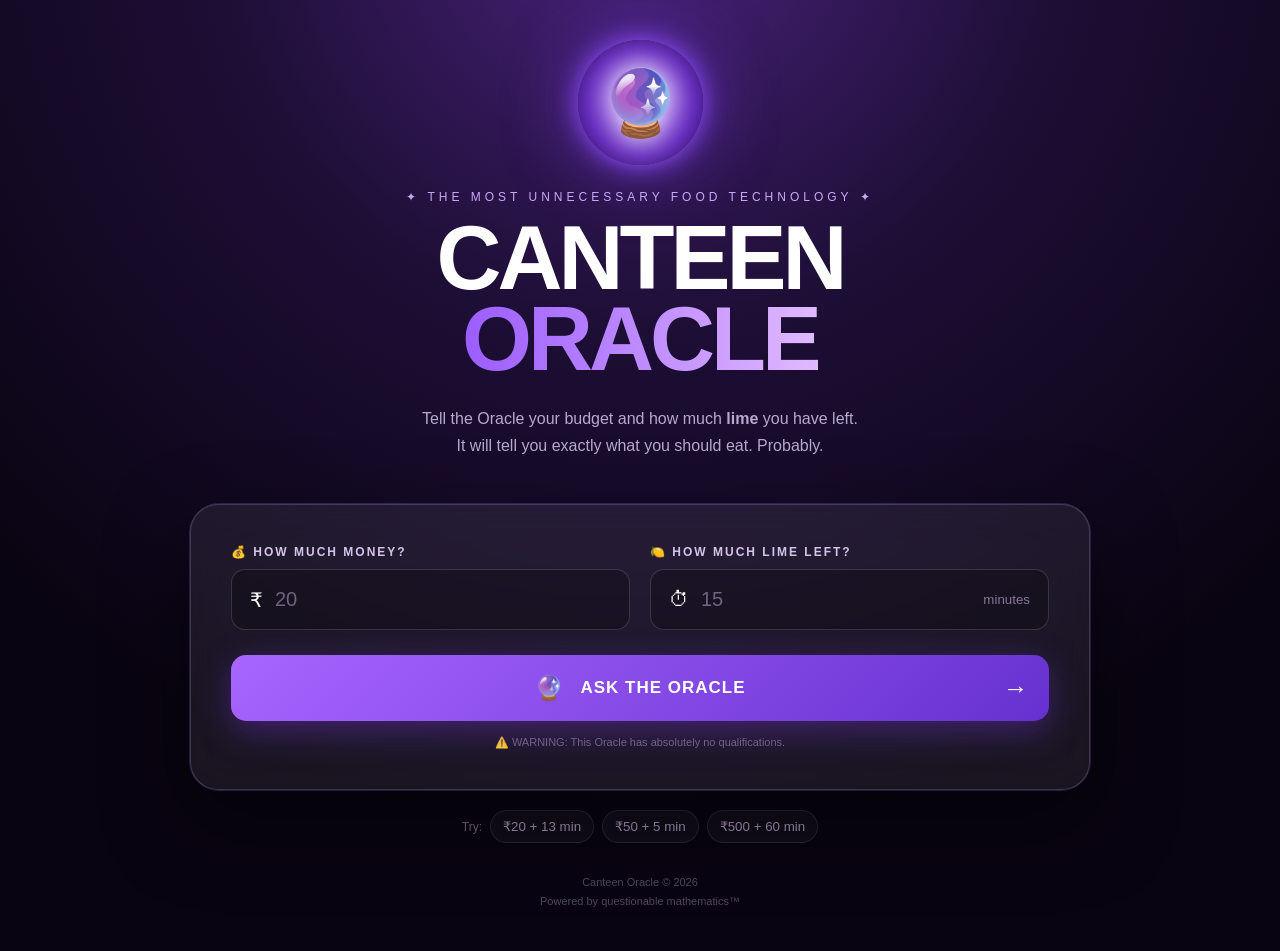
<file: index.html>
<!DOCTYPE html>
<html lang="en">
<head>
    <meta charset="UTF-8">
    <meta name="viewport" content="width=device-width, initial-scale=1.0">

    <title>Canteen Oracle 🔮</title>

    <link rel="stylesheet" href="style.css">
</head>

<body class="home-page">

    <!-- Floating particles -->
    <div class="particles"></div>

    <main class="home-container">

        <section class="hero">

            <div class="oracle-orb">
                <div class="orb-inner">🔮</div>
            </div>

            <div class="eyebrow">
                ✦ THE MOST UNNECESSARY FOOD TECHNOLOGY ✦
            </div>

            <h1>
                CANTEEN<br>
                <span>ORACLE</span>
            </h1>

            <p class="subtitle">
                Tell the Oracle your budget and how much <b>lime</b> you have left.
                <br>
                It will tell you exactly what you should eat.
                Probably.
            </p>

        </section>


        <section class="oracle-card">

            <div class="card-glow"></div>

            <div class="input-section">

                <div class="input-box">

                    <label>💰 HOW MUCH MONEY?</label>

                    <div class="input-wrapper">
                        <span>₹</span>

                        <input
                            type="number"
                            id="budget"
                            placeholder="20"
                            min="0"
                        >
                    </div>

                </div>


                <div class="input-box">

                    <label>🍋 HOW MUCH LIME LEFT?</label>

                    <div class="input-wrapper">
                        <span>⏱</span>

                        <input
                            type="number"
                            id="time"
                            placeholder="15"
                            min="0"
                        >

                        <small>minutes</small>
                    </div>

                </div>

            </div>


            <button
                class="oracle-button"
                onclick="consultOracle()"
            >

                <span class="button-icon">🔮</span>

                <span>ASK THE ORACLE</span>

                <span class="button-arrow">→</span>

            </button>


            <div class="tiny-warning">
                ⚠️ WARNING: This Oracle has absolutely no qualifications.
            </div>

        </section>


        <div class="examples">

            <span>Try:</span>

            <button onclick="example(20, 13)">
                ₹20 + 13 min
            </button>

            <button onclick="example(50, 5)">
                ₹50 + 5 min
            </button>

            <button onclick="example(500, 60)">
                ₹500 + 60 min
            </button>

        </div>


        <footer>
            Canteen Oracle © 2026
            <br>
            Powered by questionable mathematics™
        </footer>

    </main>


    <script>

        /*
        ==========================================
        CREATE PARTICLES
        ==========================================
        */

        const particleContainer =
            document.querySelector(".particles");

        for (let i = 0; i < 45; i++) {

            const particle =
                document.createElement("div");

            particle.className = "particle";

            particle.style.left =
                Math.random() * 100 + "%";

            particle.style.animationDelay =
                Math.random() * 8 + "s";

            particle.style.animationDuration =
                (5 + Math.random() * 8) + "s";

            particleContainer.appendChild(particle);
        }


        /*
        ==========================================
        EXAMPLE BUTTON
        ==========================================
        */

        function example(budget, time) {

            document.getElementById("budget").value =
                budget;

            document.getElementById("time").value =
                time;

            consultOracle();
        }


        /*
        ==========================================
        ORACLE
        ==========================================
        */

        function consultOracle() {

            const budgetInput =
                document.getElementById("budget");

            const timeInput =
                document.getElementById("time");


            const budget =
                Number(budgetInput.value);

            const time =
                Number(timeInput.value);


            if (
                budgetInput.value === "" ||
                timeInput.value === ""
            ) {

                shakeCard();

                alert(
                    "🔮 The Oracle requires BOTH money and lime."
                );

                return;
            }


            if (budget < 0 || time < 0) {

                alert(
                    "The Oracle has detected illegal mathematics. 🗿"
                );

                return;
            }


            let prediction;
            let animation;
            let title;
            let emoji;


            /*
            ==========================================
            LOW BUDGET
            ==========================================
            */

            if (budget <= 20) {

                const predictions = [

                    {
                        title: "THE LUXURY PROTOCOL",
                        emoji: "🍛",
                        animation: "biryani",

                        text:
                        "Go to the nearest luxury hotel. Order biryani. Eat EXACTLY 5 grams. Nod respectfully. Run away."
                    },

                    {
                        title: "THE BISCUIT STRATEGY",
                        emoji: "🍪",
                        animation: "biscuit",

                        text:
                        "Buy one biscuit. Break it into 7 pieces. Eat one piece every 4 minutes. You have now invented fine dining."
                    },

                    {
                        title: "THE MENU TECHNIQUE",
                        emoji: "📜",
                        animation: "menu",

                        text:
                        "Walk into the fanciest restaurant nearby. Ask for the menu. Look at the prices. Whisper 'beautiful' and leave."
                    },

                    {
                        title: "THE CANteen PHILOSOPHER",
                        emoji: "🧘",
                        animation: "philosophy",

                        text:
                        "Go to the canteen. Stare at the biryani for 11 seconds. This counts as consuming it spiritually."
                    }

                ];


                const choice =
                    predictions[
                        Math.floor(
                            Math.random() *
                            predictions.length
                        )
                    ];


                title = choice.title;
                emoji = choice.emoji;
                animation = choice.animation;
                prediction = choice.text;

            }


            /*
            ==========================================
            LOW TIME
            ==========================================
            */

            else if (time <= 3) {

                title = "EMERGENCY FOOD PROTOCOL";

                emoji = "🏃";

                animation = "running";

                prediction =
                    "YOU HAVE NO TIME. Run to the canteen. Point at the nearest edible object. Say 'YES'. Consume 43% of it and leave.";

            }


            /*
            ==========================================
            SMALL BUDGET
            ==========================================
            */

            else if (budget <= 50) {

                title = "THE SAMOSA ECONOMY";

                emoji = "🥟";

                animation = "samosa";

                prediction =
                    "Buy the cheapest samosa available. Spend the remaining money looking at pictures of food you cannot afford.";

            }


            /*
            ==========================================
            MEDIUM + LOW TIME
            ==========================================
            */

            else if (
                budget <= 300 &&
                time <= 10
            ) {

                title = "THE BIRYANI SPEEDRUN";

                emoji = "🍛";

                animation = "biryani";

                prediction =
                    "Order biryani immediately. You have " +
                    time +
                    " minutes. Eat at approximately 4.7× normal human speed.";

            }


            /*
            ==========================================
            MEDIUM BUDGET
            ==========================================
            */

            else if (budget <= 300) {

                title = "THE QUESTIONABLE FEAST";

                emoji = "🍛";

                animation = "feast";

                prediction =
                    "You have ₹" +
                    budget +
                    ". This is dangerous. Order biryani, lime soda, and one completely unnecessary dessert.";

            }


            /*
            ==========================================
            RICH + LOW TIME
            ==========================================
            */

            else if (
                budget > 500 &&
                time <= 5
            ) {

                title = "THE FINANCIAL SPEEDRUN";

                emoji = "💸";

                animation = "money";

                prediction =
                    "You have plenty of money and absolutely no time. Buy nothing. Congratulations. You have achieved financial enlightenment.";

            }


            /*
            ==========================================
            RICH
            ==========================================
            */

            else if (budget > 500) {

                title = "THE MILLIONAIRE PROTOCOL";

                emoji = "💰";

                animation = "money";

                prediction =
                    "You have ₹" +
                    budget +
                    ". Go to the fanciest place nearby. Order something you cannot pronounce and pretend you understand the ingredients.";

            }


            /*
            ==========================================
            DEFAULT
            ==========================================
            */

            else {

                const choices = [

                    {
                        title: "THE BIRYANI DESTINY",
                        emoji: "🍛",
                        animation: "biryani",
                        text:
                        "Order biryani. The Oracle has spoken. Nobody knows why."
                    },

                    {
                        title: "THE RANDOM STRATEGY",
                        emoji: "🎲",
                        animation: "random",
                        text:
                        "Order whatever the person in front of you ordered. They clearly know something you don't."
                    },

                    {
                        title: "THE UNIVERSAL SOLUTION",
                        emoji: "🍽️",
                        animation: "feast",
                        text:
                        "Eat something. The Oracle is surprisingly useful today."
                    }

                ];


                const choice =
                    choices[
                        Math.floor(
                            Math.random() *
                            choices.length
                        )
                    ];


                title = choice.title;
                emoji = choice.emoji;
                animation = choice.animation;
                prediction = choice.text;
            }


            /*
            ==========================================
            RANDOM STATS
            ==========================================
            */

            const confidence =
                Math.floor(
                    Math.random() * 45
                ) + 5;


            const damage =
                Math.floor(
                    Math.random() * 100
                ) + 50;


            const usefulness =
                Math.floor(
                    Math.random() * 12
                );


            /*
            ==========================================
            SAVE RESULT
            ==========================================
            */

            const result = {

                budget: budget,

                time: time,

                title: title,

                emoji: emoji,

                animation: animation,

                prediction: prediction,

                confidence: confidence,

                damage: damage,

                usefulness: usefulness

            };


            localStorage.setItem(
                "oracleResult",
                JSON.stringify(result)
            );


            /*
            ==========================================
            GO TO RESULT PAGE
            ==========================================
            */

            window.location.href =
                "result.html";

        }


        /*
        ==========================================
        SHAKE CARD
        ==========================================
        */

        function shakeCard() {

            const card =
                document.querySelector(".oracle-card");

            card.classList.remove("shake");

            void card.offsetWidth;

            card.classList.add("shake");

        }

    </script>

</body>
</html>
</file>
<file: style.css>
/* =========================================================
   CANTEEN ORACLE
   CLEAN CHAOS EDITION
   ========================================================= */

/* =========================
   ROOT VARIABLES
   ========================= */

:root {
    --purple: #9b5cff;
    --light-purple: #c99cff;
    --dark-purple: #160b2c;
    --deep-purple: #090411;
    --white: #ffffff;
    --muted: #b7a9ce;
    --purple-glow: rgba(155, 92, 255, 0.45);
    --card-bg: rgba(255, 255, 255, 0.07);
    --border: rgba(255, 255, 255, 0.15);
}

/* =========================
   RESET
   ========================= */

* {
    box-sizing: border-box;
    margin: 0;
    padding: 0;
}

html {
    scroll-behavior: smooth;
}

body {
    min-height: 100vh;
    font-family: Arial, Helvetica, sans-serif;
    color: var(--white);
    overflow-x: hidden;
    background: var(--deep-purple);
}

/* Prevent accidental horizontal scrolling */
img,
video {
    max-width: 100%;
}

/* =========================
   HOME PAGE
   ========================= */

.home-page {
    min-height: 100vh;
    display: flex;
    justify-content: center;
    align-items: center;
    padding: 40px 20px;

    background:
        radial-gradient(
            circle at 50% -10%,
            #4b237e 0%,
            #1d0e35 35%,
            #090411 75%
        );
}

.home-container {
    width: 100%;
    max-width: 900px;
    position: relative;
    z-index: 2;
}

/* =========================
   PARTICLES
   ========================= */

.particles {
    position: fixed;
    inset: 0;
    pointer-events: none;
    overflow: hidden;
    z-index: 0;
}

.particle {
    position: absolute;
    bottom: -20px;
    width: 4px;
    height: 4px;
    border-radius: 50%;

    background: rgba(255, 255, 255, 0.5);

    animation:
        particleFloat
        linear
        infinite;
}

@keyframes particleFloat {
    0% {
        transform: translateY(0) scale(0.5);
        opacity: 0;
    }

    20% {
        opacity: 1;
    }

    80% {
        opacity: 0.8;
    }

    100% {
        transform: translateY(-110vh) scale(1.4);
        opacity: 0;
    }
}

/* =========================
   HERO
   ========================= */

.hero {
    text-align: center;
    animation:
        heroAppear
        1s
        ease;
}

@keyframes heroAppear {
    from {
        opacity: 0;
        transform: translateY(30px);
    }

    to {
        opacity: 1;
        transform: translateY(0);
    }
}

/* =========================
   ORACLE ORB
   ========================= */

.oracle-orb {
    width: 125px;
    height: 125px;
    margin: auto;

    display: flex;
    justify-content: center;
    align-items: center;

    border-radius: 50%;

    background:
        radial-gradient(
            circle,
            #b67aff,
            #6329bb 60%,
            #25103f
        );

    box-shadow:
        0 0 25px #8c4eff,
        0 0 70px rgba(137, 67, 255, 0.6);

    animation:
        orbFloat
        3s
        ease-in-out
        infinite;
}

@keyframes orbFloat {
    0%,
    100% {
        transform:
            translateY(0)
            rotate(-3deg);
    }

    50% {
        transform:
            translateY(-14px)
            rotate(3deg);
    }
}

.orb-inner {
    font-size: 65px;

    filter:
        drop-shadow(
            0 0 15px white
        );
}

/* =========================
   HERO TEXT
   ========================= */

.eyebrow {
    margin-top: 25px;
    font-size: 12px;
    letter-spacing: 4px;
    color: #c9a8f5;
}

h1 {
    margin-top: 14px;
    font-size: clamp(50px, 10vw, 90px);
    line-height: 0.9;
    letter-spacing: -4px;
}

h1 span {
    color: transparent;

    background:
        linear-gradient(
            90deg,
            #9b5cff,
            #e0baff,
            #9b5cff
        );

    background-size: 200%;

    -webkit-background-clip: text;
    background-clip: text;

    animation:
        gradientMove
        3s
        linear
        infinite;
}

@keyframes gradientMove {
    from {
        background-position: 0%;
    }

    to {
        background-position: 200%;
    }
}

.subtitle {
    margin-top: 25px;
    color: var(--muted);
    line-height: 1.7;
    font-size: 16px;
}

/* =========================
   ORACLE CARD
   ========================= */

.oracle-card {
    position: relative;
    margin-top: 45px;
    padding: 40px;

    border-radius: 28px;

    background: rgba(255, 255, 255, 0.07);

    border:
        1px solid
        rgba(255, 255, 255, 0.15);

    backdrop-filter: blur(20px);
    -webkit-backdrop-filter: blur(20px);

    box-shadow:
        0 30px 80px
        rgba(0, 0, 0, 0.5);
}

/* =========================
   CARD GLOW
   ========================= */

.card-glow {
    position: absolute;
    inset: -2px;

    border-radius: 30px;

    pointer-events: none;

    border:
        1px solid
        rgba(155, 92, 255, 0.25);

    animation:
        cardGlow
        3s
        ease-in-out
        infinite;
}

@keyframes cardGlow {
    0%,
    100% {
        box-shadow:
            0 0 10px
            rgba(155, 92, 255, 0.1);
    }

    50% {
        box-shadow:
            0 0 35px
            rgba(155, 92, 255, 0.35);
    }
}

/* =========================
   INPUTS
   ========================= */

.input-section {
    display: grid;
    grid-template-columns: 1fr 1fr;
    gap: 20px;
}

.input-box label {
    display: block;
    margin-bottom: 10px;

    font-size: 12px;
    letter-spacing: 2px;
    color: #d4c5e8;
    font-weight: bold;
}

.input-wrapper {
    display: flex;
    align-items: center;
    gap: 12px;

    background:
        rgba(0, 0, 0, 0.25);

    border:
        1px solid
        rgba(255, 255, 255, 0.15);

    padding: 0 18px;
    border-radius: 14px;

    transition: 0.3s;
}

.input-wrapper:focus-within {
    border-color: var(--purple);

    box-shadow:
        0 0 25px
        rgba(155, 92, 255, 0.25);

    transform: translateY(-2px);
}

.input-wrapper > span {
    font-size: 20px;
}

input {
    width: 100%;
    padding: 18px 0;

    border: none;
    outline: none;

    background: transparent;
    color: white;

    font-size: 20px;
}

input::placeholder {
    color: #6f6380;
}

.input-wrapper small {
    color: #847795;
}

/* =========================
   ORACLE BUTTON
   ========================= */

.oracle-button {
    position: relative;

    width: 100%;
    margin-top: 25px;
    padding: 19px;

    border: none;
    border-radius: 15px;

    background:
        linear-gradient(
            135deg,
            #a865ff,
            #6631d0
        );

    color: white;

    font-size: 17px;
    font-weight: bold;
    letter-spacing: 1px;

    cursor: pointer;

    display: flex;
    align-items: center;
    justify-content: center;

    gap: 15px;
    overflow: hidden;

    transition: 0.25s;

    box-shadow:
        0 10px 35px
        rgba(117, 54, 219, 0.4);
}

.oracle-button::before {
    content: "";

    position: absolute;
    top: 0;
    left: -100%;

    width: 70%;
    height: 100%;

    background:
        linear-gradient(
            90deg,
            transparent,
            rgba(255, 255, 255, 0.35),
            transparent
        );

    transform: skewX(-20deg);

    animation:
        buttonShine
        3s
        infinite;
}

@keyframes buttonShine {
    0% {
        left: -100%;
    }

    45%,
    100% {
        left: 150%;
    }
}

.oracle-button:hover {
    transform:
        translateY(-4px)
        scale(1.01);

    box-shadow:
        0 15px 45px
        rgba(143, 76, 255, 0.6);
}

.oracle-button:active {
    transform: scale(0.97);
}

.button-icon {
    font-size: 24px;
}

.button-arrow {
    position: absolute;
    right: 20px;
    font-size: 25px;
}

.tiny-warning {
    text-align: center;
    margin-top: 15px;

    color: #746783;
    font-size: 11px;
}

/* =========================
   EXAMPLES
   ========================= */

.examples {
    margin-top: 20px;

    display: flex;
    justify-content: center;
    align-items: center;

    gap: 8px;
    flex-wrap: wrap;

    color: #756984;
    font-size: 12px;
}

.examples button {
    border:
        1px solid
        rgba(255, 255, 255, 0.1);

    background:
        rgba(255, 255, 255, 0.04);

    color: #a997bd;

    padding: 8px 12px;
    border-radius: 20px;

    cursor: pointer;
    transition: 0.2s;
}

.examples button:hover {
    background:
        rgba(155, 92, 255, 0.2);

    color: white;
}

/* =========================
   FOOTER
   ========================= */

footer {
    text-align: center;
    margin-top: 30px;

    color: #51465e;
    font-size: 11px;
    line-height: 1.7;
}

/* =========================
   SHAKE EFFECT
   ========================= */

.shake {
    animation:
        shake
        0.4s;
}

@keyframes shake {
    0%,
    100% {
        transform: translateX(0);
    }

    20% {
        transform: translateX(-10px);
    }

    40% {
        transform: translateX(10px);
    }

    60% {
        transform: translateX(-8px);
    }

    80% {
        transform: translateX(8px);
    }
}

/* =========================================================
   RESULT PAGE
   ========================================================= */

.result-page {
    min-height: 100vh;

    background:
        radial-gradient(
            circle at 50% 0%,
            #54278a,
            #1c0d32 35%,
            #08030f 80%
        );

    display: flex;
    justify-content: center;

    padding: 45px 20px;
}

.result-container {
    width: 100%;
    max-width: 950px;

    position: relative;
    z-index: 3;
}

/* =========================
   RESULT HEADER
   ========================= */

.result-header {
    text-align: center;

    animation:
        resultAppear
        0.8s
        ease;
}

@keyframes resultAppear {
    from {
        opacity: 0;

        transform:
            scale(0.9)
            translateY(20px);
    }

    to {
        opacity: 1;

        transform:
            scale(1)
            translateY(0);
    }
}

.small-label {
    font-size: 11px;
    letter-spacing: 4px;
    color: #c3a6e7;
}

.result-header h1 {
    font-size: clamp(45px, 8vw, 75px);
    margin-top: 15px;
}

/* =========================
   PREDICTION CARD
   ========================= */

.prediction-card {
    margin-top: 40px;

    background:
        rgba(255, 255, 255, 0.08);

    border:
        1px solid
        rgba(255, 255, 255, 0.16);

    border-radius: 30px;

    overflow: hidden;

    backdrop-filter: blur(20px);
    -webkit-backdrop-filter: blur(20px);

    box-shadow:
        0 30px 100px
        rgba(0, 0, 0, 0.55);

    animation:
        cardReveal
        1s
        ease;
}

@keyframes cardReveal {
    from {
        opacity: 0;

        transform:
            translateY(50px)
            scale(0.95);
    }

    to {
        opacity: 1;

        transform:
            translateY(0)
            scale(1);
    }
}

/* =========================
   PREDICTION ANIMATION
   ========================= */

.prediction-animation {
    height: 220px;

    display: flex;
    justify-content: center;
    align-items: center;

    background:
        radial-gradient(
            circle,
            rgba(155, 92, 255, 0.35),
            transparent 65%
        );

    position: relative;
}

.big-emoji {
    font-size: 110px;

    filter:
        drop-shadow(
            0 0 30px
            rgba(255, 255, 255, 0.45)
        );

    animation:
        emojiPulse
        2s
        ease-in-out
        infinite;
}

@keyframes emojiPulse {
    0%,
    100% {
        transform:
            scale(1)
            rotate(-4deg);
    }

    50% {
        transform:
            scale(1.15)
            rotate(4deg);
    }
}

/* =========================
   PREDICTION CONTENT
   ========================= */

.prediction-content {
    padding: 35px;
}

.prediction-label {
    color: #a878e6;
    letter-spacing: 3px;
    font-size: 11px;
    font-weight: bold;
}

.prediction-content h2 {
    margin-top: 10px;
    font-size: 34px;
    color: #e4caff;
}

.prediction-text {
    margin-top: 22px;

    font-size: 22px;
    line-height: 1.7;

    color: white;
}

/* =========================
   INPUT SUMMARY
   ========================= */

.input-summary {
    display: grid;

    grid-template-columns:
        1fr 1fr;

    gap: 15px;

    margin-top: 30px;
}

.input-summary div {
    padding: 16px;

    background:
        rgba(0, 0, 0, 0.2);

    border-radius: 14px;
}

.input-summary span {
    display: block;

    font-size: 10px;
    letter-spacing: 2px;

    color: #837494;
}

.input-summary strong {
    display: block;

    margin-top: 7px;
    font-size: 20px;
}

/* =========================
   STATS
   ========================= */

.stats {
    display: grid;

    grid-template-columns:
        repeat(3, 1fr);

    gap: 12px;

    margin-top: 15px;
}

.stat-card {
    display: flex;
    align-items: center;

    gap: 12px;

    padding: 17px;

    border-radius: 14px;

    background:
        rgba(255, 255, 255, 0.05);
}

.stat-icon {
    font-size: 25px;
}

.stat-card span {
    display: block;

    color: #81728f;
    font-size: 9px;
    letter-spacing: 1px;
}

.stat-card strong {
    display: block;

    margin-top: 5px;
    font-size: 20px;
}

/* =========================
   WARNING
   ========================= */

.oracle-warning {
    margin-top: 20px;
    padding: 14px;

    display: flex;
    gap: 10px;

    align-items: center;
    justify-content: center;

    color: #bd9fce;
    font-size: 12px;

    border-radius: 12px;

    background:
        rgba(255, 100, 100, 0.05);
}

/* =========================
   RESULT BUTTONS
   ========================= */

.result-buttons {
    margin-top: 25px;

    display: grid;

    grid-template-columns:
        1fr 1fr;

    gap: 12px;
}

.result-buttons button {
    padding: 17px;

    border-radius: 13px;

    cursor: pointer;

    font-weight: bold;
    font-size: 14px;

    transition: 0.25s;
}

.again-button {
    border: none;

    color: white;

    background:
        linear-gradient(
            135deg,
            #a864ff,
            #6733d4
        );

    box-shadow:
        0 10px 25px
        rgba(116, 50, 220, 0.35);
}

.back-button {
    color: #c4b4d3;

    border:
        1px solid
        rgba(255, 255, 255, 0.15);

    background:
        rgba(255, 255, 255, 0.05);
}

.result-buttons button:hover {
    transform: translateY(-3px);
}

/* =========================
   FLOATING FOOD
   ========================= */

.floating-food {
    position: fixed;

    top: -100px;

    z-index: 1;

    pointer-events: none;

    animation:
        foodFall
        linear
        infinite;
}

@keyframes foodFall {
    0% {
        transform:
            translateY(-100px)
            rotate(0deg);

        opacity: 0;
    }

    10% {
        opacity: 1;
    }

    90% {
        opacity: 1;
    }

    100% {
        transform:
            translateY(110vh)
            rotate(720deg);

        opacity: 0;
    }
}

/* =========================
   RUNNING PEOPLE
   ========================= */

.running-person {
    position: fixed;

    left: -100px;

    z-index: 1;

    font-size: 45px;

    pointer-events: none;

    animation:
        runAcross
        linear
        infinite;
}

@keyframes runAcross {
    from {
        transform:
            translateX(-120px);
    }

    to {
        transform:
            translateX(110vw);
    }
}

/* =========================
   CLICK SPARKLES
   ========================= */

.click-sparkle {
    position: fixed;

    z-index: 999;

    pointer-events: none;

    font-size: 20px;

    animation:
        sparkleBurst
        0.8s
        ease-out
        forwards;
}

@keyframes sparkleBurst {
    from {
        transform:
            translate(0, 0)
            scale(1);

        opacity: 1;
    }

    to {
        transform:
            translate(
                var(--x),
                var(--y)
            )
            scale(0);

        opacity: 0;
    }
}

/* =========================
   CHAOS FLASH
   ========================= */

.chaos-flash {
    position: fixed;
    inset: 0;

    z-index: 9998;

    pointer-events: none;

    background: white;

    opacity: 0;
}

.chaos-flash.active {
    animation:
        flashBang
        0.25s
        ease-out;
}

@keyframes flashBang {
    0% {
        opacity: 0.9;
    }

    100% {
        opacity: 0;
    }
}

/* =========================
   SCREEN MELTDOWN
   ========================= */

.meltdown {
    animation:
        meltdown
        0.5s
        infinite;
}

@keyframes meltdown {
    0% {
        transform: rotate(0deg) scale(1);
    }

    25% {
        transform: rotate(-1deg) scale(1.01);
    }

    50% {
        transform: rotate(1deg) scale(0.99);
    }

    75% {
        transform: rotate(-1deg) scale(1.01);
    }

    100% {
        transform: rotate(0deg) scale(1);
    }
}

/* =========================
   MOBILE
   ========================= */

@media (max-width: 650px) {
    body {
        padding: 0;
    }

    .home-page {
        padding:
            25px 15px;
    }

    .oracle-card {
        padding: 25px;
        margin-top: 30px;
    }

    .input-section {
        grid-template-columns: 1fr;
    }

    .stats {
        grid-template-columns: 1fr;
    }

    .result-buttons {
        grid-template-columns: 1fr;
    }

    .prediction-content {
        padding: 25px;
    }

    .prediction-content h2 {
        font-size: 27px;
    }

    .prediction-text {
        font-size: 18px;
    }

    .prediction-animation {
        height: 180px;
    }

    .big-emoji {
        font-size: 80px;
    }

    .input-summary {
        grid-template-columns: 1fr;
    }

    .oracle-orb {
        width: 100px;
        height: 100px;
    }

    .orb-inner {
        font-size: 50px;
    }

    h1 {
        letter-spacing: -2px;
    }
}

/* =========================
   ACCESSIBILITY
   ========================= */

button:focus-visible,
input:focus-visible {
    outline:
        2px solid
        var(--light-purple);

    outline-offset: 3px;
}

/* =========================
   REDUCED MOTION
   ========================= */

@media (prefers-reduced-motion: reduce) {
    *,
    *::before,
    *::after {
        animation-duration: 0.01ms !important;
        animation-iteration-count: 1 !important;
        scroll-behavior: auto !important;
    }
}
</file>
